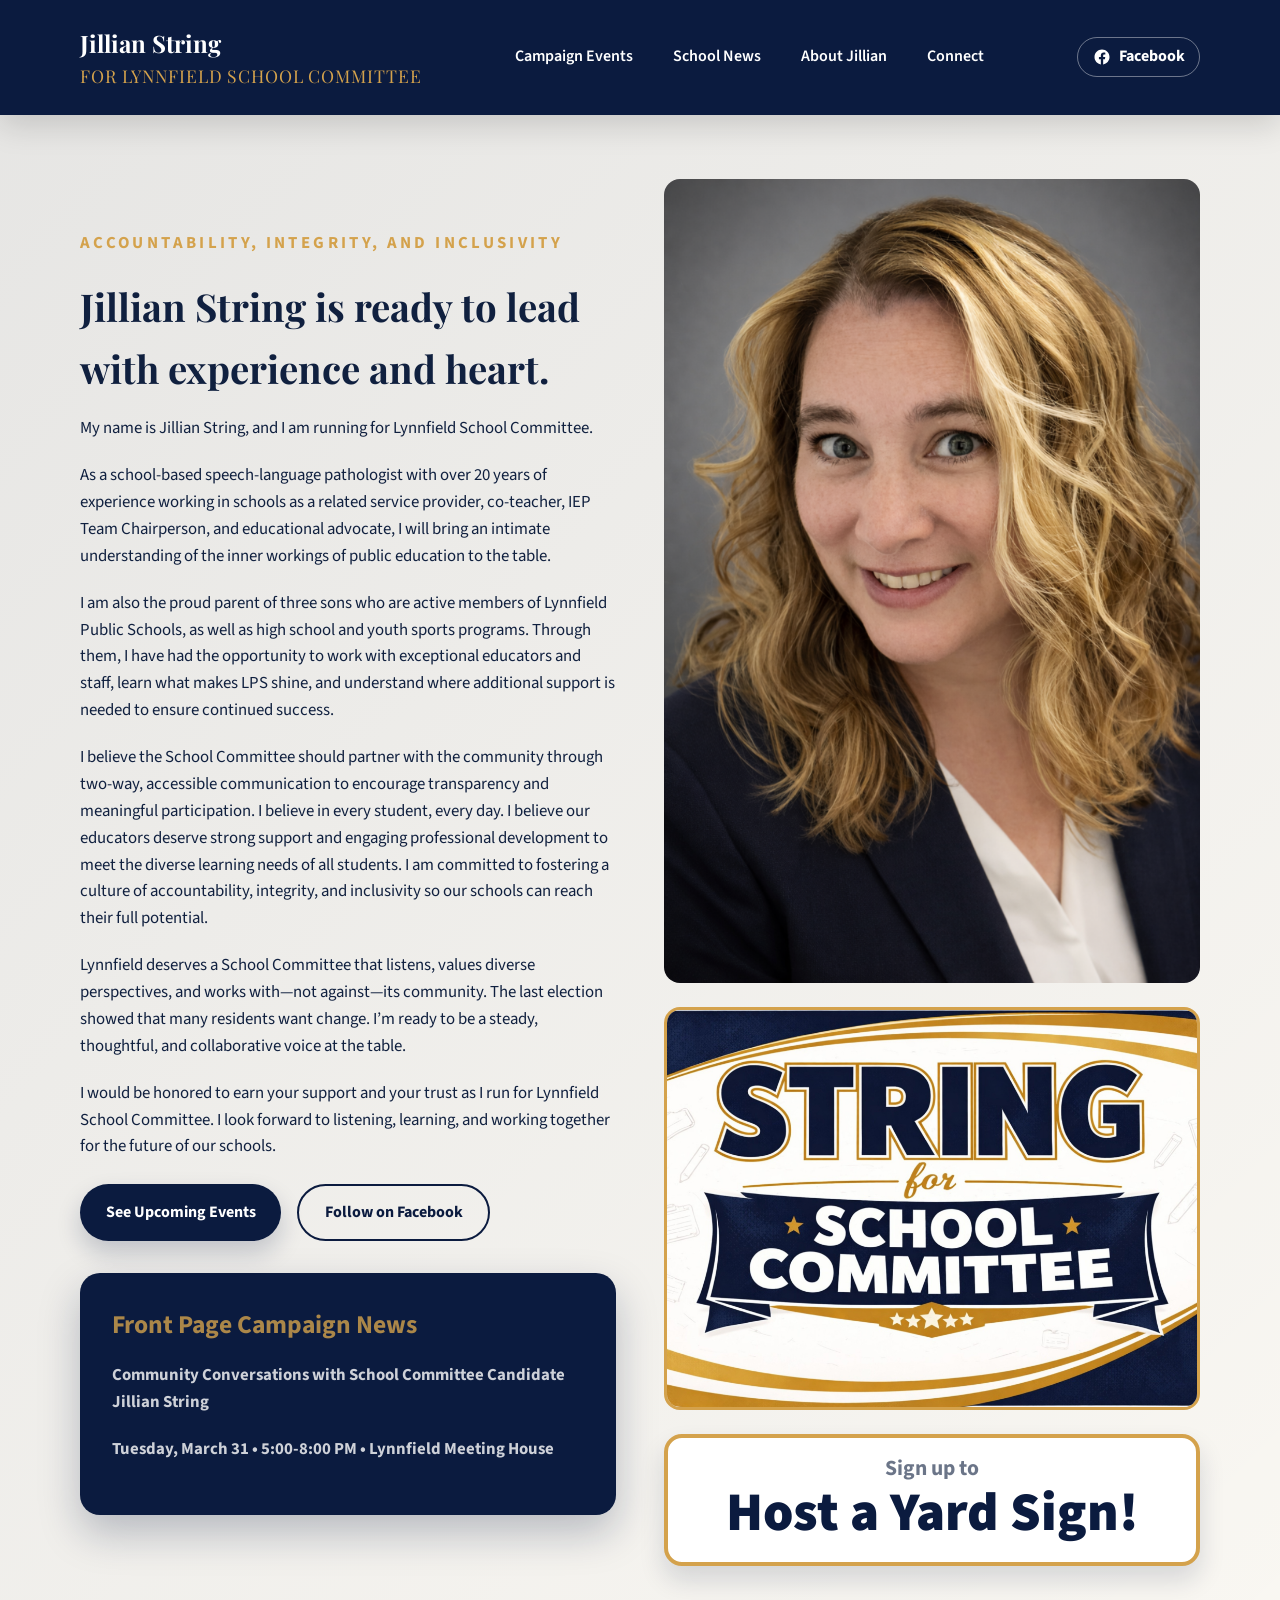
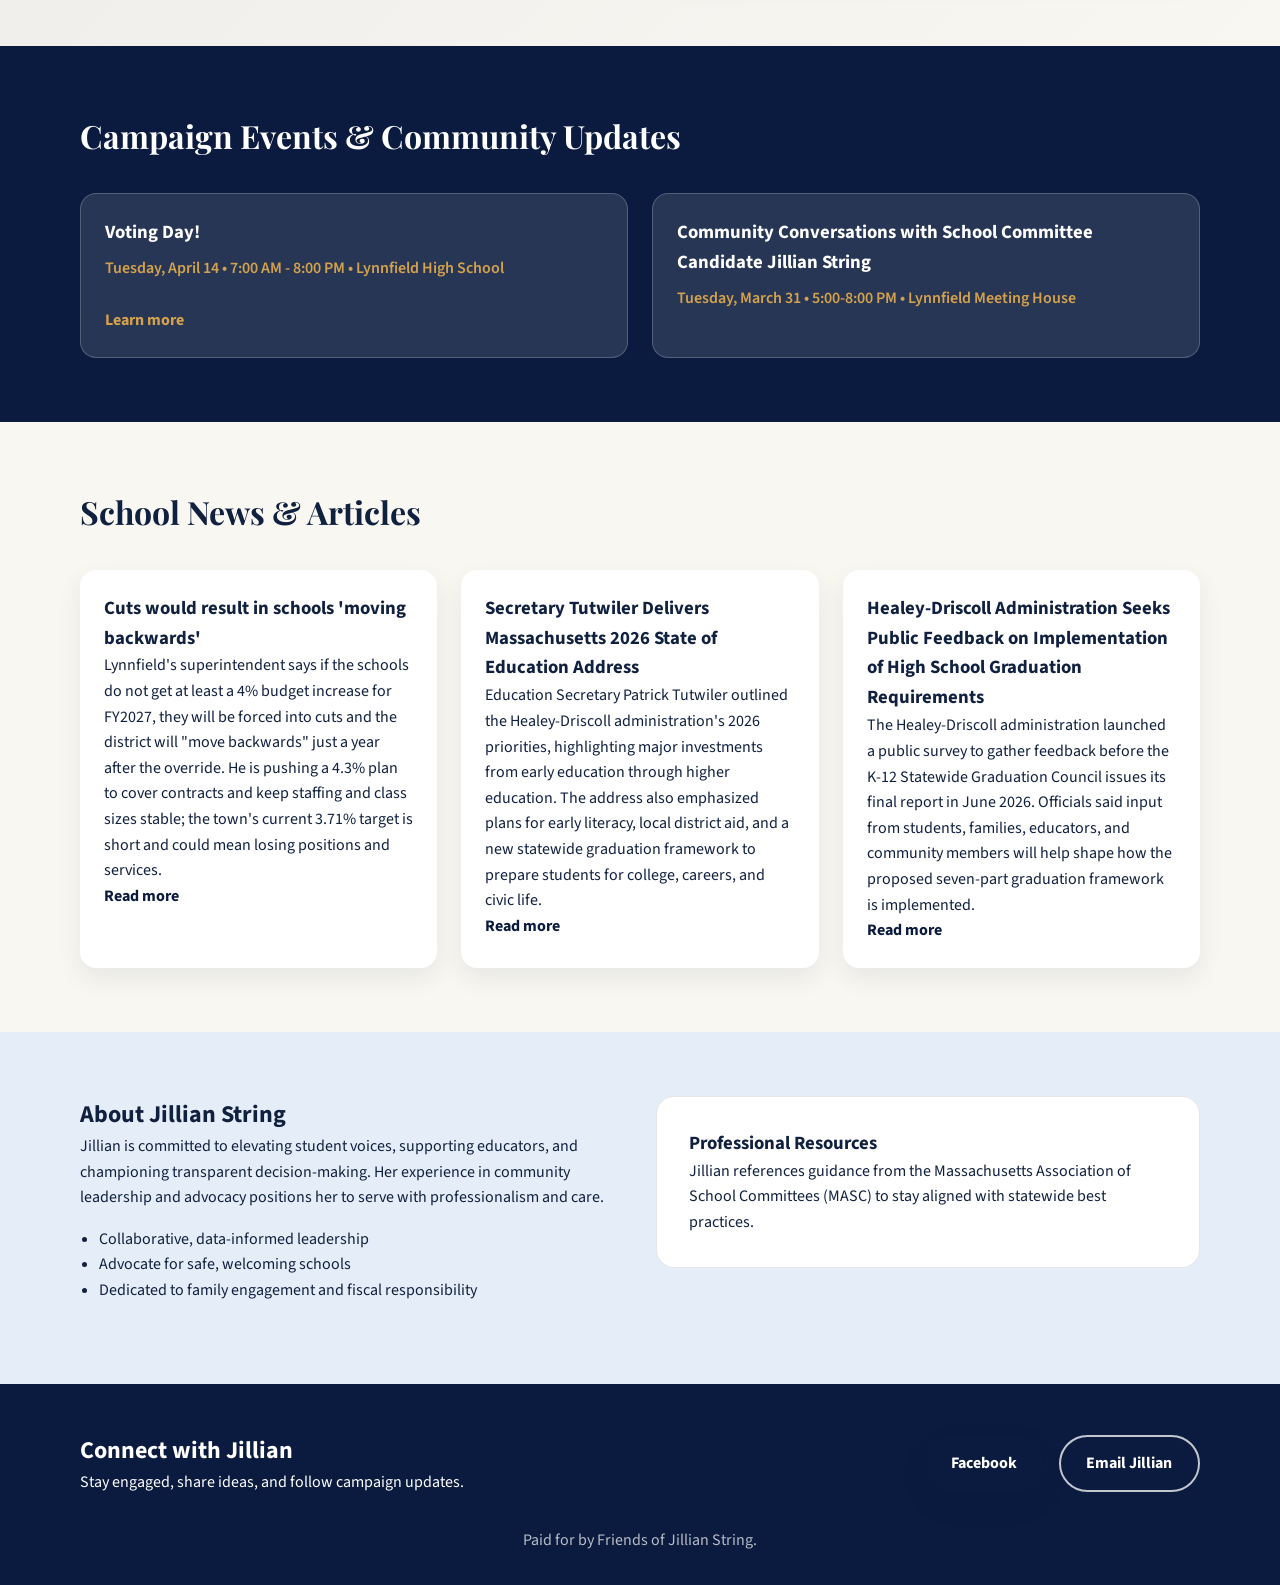
<file: index.html>
<!DOCTYPE html>
<html lang="en">
  <head>
    <meta charset="UTF-8" />
    <meta name="viewport" content="width=device-width, initial-scale=1.0" />
    <title>Jillian String for Lynnfield School Committee</title>
    <link rel="icon" href="favicon.ico" sizes="any" />
    <link rel="icon" href="assets/favicon.svg" type="image/svg+xml" />
    <link rel="icon" href="assets/favicon-32x32.png" type="image/png" sizes="32x32" />
    <link rel="apple-touch-icon" href="assets/apple-touch-icon.png" sizes="180x180" />
    <link rel="stylesheet" href="styles.css" />
    <link rel="preconnect" href="https://fonts.googleapis.com" />
    <link rel="preconnect" href="https://fonts.gstatic.com" crossorigin />
    <link
      href="https://fonts.googleapis.com/css2?family=Playfair+Display:wght@600;700&family=Source+Sans+3:wght@400;600;700&display=swap"
      rel="stylesheet"
    />
  </head>
  <body>
    <header class="site-header">
      <div class="container header-content">
        <div class="logo-block">
          <span class="label">Jillian String</span>
          <span class="title">for Lynnfield School Committee</span>
        </div>
        <nav class="nav-links">
          <a href="#events">Campaign Events</a>
          <a href="#news">School News</a>
          <a href="#about">About Jillian</a>
          <a href="#connect">Connect</a>
        </nav>
        <a
          class="social-link"
          href="https://www.facebook.com/profile.php?id=61585176637833"
          target="_blank"
          rel="noreferrer"
          aria-label="Follow Jillian on Facebook"
        >
          <svg viewBox="0 0 24 24" aria-hidden="true" focusable="false">
            <path
              d="M22 12.07C22 6.51 17.52 2 12 2S2 6.51 2 12.07C2 17.09 5.66 21.2 10.44 22v-7.03H7.9V12.07h2.54V9.85c0-2.5 1.48-3.88 3.76-3.88 1.09 0 2.24.2 2.24.2v2.47h-1.26c-1.24 0-1.63.78-1.63 1.57v1.86h2.78l-.44 2.9h-2.34V22C18.34 21.2 22 17.09 22 12.07z"
            />
          </svg>
          Facebook
        </a>
      </div>
    </header>

    <main>
      <section class="hero">
        <div class="container hero-grid">
          <div class="hero-copy">
            <p class="eyebrow">Accountability, Integrity, and Inclusivity</p>
            <h1>Jillian String is ready to lead with experience and heart.</h1>
            <p>My name is Jillian String, and I am running for Lynnfield School Committee.</p>
            <p>As a school-based speech-language pathologist with over 20 years of experience working in schools as a related service provider, co-teacher, IEP Team Chairperson, and educational advocate, I will bring an intimate understanding of the inner workings of public education to the table.</p>
            <p>I am also the proud parent of three sons who are active members of Lynnfield Public Schools, as well as high school and youth sports programs. Through them, I have had the opportunity to work with exceptional educators and staff, learn what makes LPS shine, and understand where additional support is needed to ensure continued success.</p>
            <p>I believe the School Committee should partner with the community through two-way, accessible communication to encourage transparency and meaningful participation. I believe in every student, every day. I believe our educators deserve strong support and engaging professional development to meet the diverse learning needs of all students. I am committed to fostering a culture of accountability, integrity, and inclusivity so our schools can reach their full potential.</p>
            <p>Lynnfield deserves a School Committee that listens, values diverse perspectives, and works with—not against—its community. The last election showed that many residents want change. I’m ready to be a steady, thoughtful, and collaborative voice at the table.</p>
            <p>I would be honored to earn your support and your trust as I run for Lynnfield School Committee. I look forward to listening, learning, and working together for the future of our schools.</p>
            <div class="hero-actions">
              <a class="btn primary" href="#events">See Upcoming Events</a>
              <a
                class="btn outline"
                href="https://www.facebook.com/profile.php?id=61585176637833"
                target="_blank"
                rel="noreferrer"
              >
                Follow on Facebook
              </a>
            </div>
            <div class="hero-card">
              <div data-featured-card class="status-text">Loading highlight...</div>
            </div>
          </div>
          <div class="hero-visual">
            <img src="assets/jillian-headshot.png" alt="Portrait of Jillian String" />
            <img class="sign" src="assets/campaign-sign.png" alt="Jillian String campaign sign" />
            <a
              class="yard-sign-cta"
              href="https://forms.gle/FjAQNfuiEsRJCrpMA"
              target="_blank"
              rel="noreferrer"
              aria-label="Sign up to host a yard sign"
            >
              <span class="yard-sign-kicker">Sign up to</span>
              <span class="yard-sign-title">Host a Yard Sign!</span>
            </a>
          </div>
        </div>
      </section>

      <section id="events" class="events">
        <div class="container">
          <div class="section-title">
            <h2>Campaign Events &amp; Community Updates</h2>
          </div>
          <div class="event-grid" data-events-list>
            <p class="status-text">Loading events...</p>
          </div>
        </div>
      </section>

      <section id="news" class="news">
        <div class="container">
          <div class="section-title">
            <h2>School News &amp; Articles</h2>
          </div>
          <div class="news-grid" data-news-list>
            <p class="status-text">Loading news...</p>
          </div>
        </div>
      </section>

      <section id="about" class="about">
        <div class="container about-grid">
          <div>
            <h2>About Jillian String</h2>
            <p>
              Jillian is committed to elevating student voices, supporting educators, and
              championing transparent decision-making. Her experience in community leadership and
              advocacy positions her to serve with professionalism and care.
            </p>
            <ul>
              <li>Collaborative, data-informed leadership</li>
              <li>Advocate for safe, welcoming schools</li>
              <li>Dedicated to family engagement and fiscal responsibility</li>
            </ul>
          </div>
          <div class="about-card">
            <h3>Professional Resources</h3>
            <p>
              Jillian references guidance from the
              <a href="https://www.masc.org/" target="_blank" rel="noreferrer">
                Massachusetts Association of School Committees (MASC)
              </a>
              to stay aligned with statewide best practices.
            </p>
          </div>
        </div>
      </section>
    </main>

    <footer id="connect" class="footer">
      <div class="container footer-grid">
        <div>
          <h2>Connect with Jillian</h2>
          <p>Stay engaged, share ideas, and follow campaign updates.</p>
        </div>
        <div class="footer-links">
          <a
            class="btn primary"
            href="https://www.facebook.com/profile.php?id=61585176637833"
            target="_blank"
            rel="noreferrer"
          >
            Facebook
          </a>
          <a class="btn outline" href="mailto:jillstring@gmail.com">Email Jillian</a>
        </div>
      </div>
      <p class="footer-note">Paid for by Friends of Jillian String.</p>
    </footer>
    <script src="assets/render.js"></script>
  </body>
</html>
</file>
<file: styles.css>
:root {
  --navy: #0b1b3f;
  --gold: #d4a24c;
  --cream: #f9f7f2;
  --ink: #10203f;
  --soft-blue: #e5edf8;
  --white: #ffffff;
}

* {
  box-sizing: border-box;
  margin: 0;
  padding: 0;
}

body {
  font-family: "Source Sans 3", sans-serif;
  color: var(--ink);
  background: var(--cream);
  line-height: 1.6;
}

img {
  max-width: 100%;
  display: block;
  border-radius: 16px;
}

a {
  color: inherit;
  text-decoration: none;
}

.status-text {
  font-weight: 700;
  opacity: 0.8;
}

.container {
  width: min(1120px, 90vw);
  margin: 0 auto;
}

.site-header {
  background: var(--navy);
  color: var(--white);
  padding: 1.5rem 0;
  position: sticky;
  top: 0;
  z-index: 10;
  box-shadow: 0 10px 30px rgba(0, 0, 0, 0.15);
}

.header-content {
  display: flex;
  align-items: center;
  justify-content: space-between;
  gap: 2rem;
}

.logo-block {
  display: flex;
  flex-direction: column;
  font-family: "Playfair Display", serif;
}

.logo-block .label {
  font-size: 1.5rem;
  font-weight: 700;
}

.logo-block .title {
  font-size: 1.1rem;
  letter-spacing: 0.05em;
  text-transform: uppercase;
  color: var(--gold);
}

.nav-links {
  display: flex;
  flex-wrap: wrap;
  gap: 1rem;
  font-weight: 600;
}

.nav-links a {
  padding: 0.35rem 0.75rem;
  border-radius: 999px;
  transition: background 0.2s ease;
}

.nav-links a:hover {
  background: rgba(255, 255, 255, 0.15);
}

.social-link {
  display: inline-flex;
  align-items: center;
  gap: 0.5rem;
  font-weight: 700;
  color: var(--white);
  padding: 0.4rem 0.9rem;
  border-radius: 999px;
  border: 1px solid rgba(255, 255, 255, 0.4);
  transition: background 0.2s ease, border 0.2s ease;
}

.social-link svg {
  width: 18px;
  height: 18px;
  fill: currentColor;
}

.social-link:hover {
  background: rgba(255, 255, 255, 0.15);
  border-color: rgba(255, 255, 255, 0.6);
}

.hero {
  padding: 4rem 0 5rem;
  background: linear-gradient(135deg, rgba(11, 27, 63, 0.08), transparent);
}

.hero-grid {
  display: grid;
  gap: 3rem;
  grid-template-columns: repeat(auto-fit, minmax(280px, 1fr));
  align-items: center;
}

.hero-copy h1 {
  font-family: "Playfair Display", serif;
  font-size: clamp(2.4rem, 3vw, 3.5rem);
  margin-bottom: 1rem;
}

.hero-copy p {
  margin-bottom: 1.25rem;
  font-size: 1.05rem;
}

.eyebrow {
  text-transform: uppercase;
  letter-spacing: 0.2em;
  font-size: 0.85rem;
  color: var(--gold);
  font-weight: 700;
}

.hero-actions {
  display: flex;
  flex-wrap: wrap;
  gap: 1rem;
  margin: 1.5rem 0 2rem;
}

.btn {
  display: inline-flex;
  align-items: center;
  justify-content: center;
  padding: 0.85rem 1.6rem;
  border-radius: 999px;
  font-weight: 700;
  transition: transform 0.2s ease, box-shadow 0.2s ease;
}

.btn.primary {
  background: var(--navy);
  color: var(--white);
  box-shadow: 0 12px 25px rgba(11, 27, 63, 0.2);
}

.btn.outline {
  border: 2px solid var(--navy);
  color: var(--navy);
  background: transparent;
}

.btn:hover {
  transform: translateY(-2px);
  box-shadow: 0 14px 30px rgba(11, 27, 63, 0.2);
}

.hero-card {
  background: var(--navy);
  color: var(--white);
  padding: 2rem;
  border-radius: 20px;
  box-shadow: 0 18px 40px rgba(11, 27, 63, 0.25);
}

.hero-card h2 {
  font-size: 1.6rem;
  margin-bottom: 1rem;
  color: var(--gold);
}

.hero-visual {
  display: grid;
  gap: 1.5rem;
}

.hero-visual .sign {
  border: 3px solid var(--gold);
}

.yard-sign-cta {
  display: block;
  width: 100%;
  text-align: center;
  background: var(--white);
  border: 4px solid var(--gold);
  border-radius: 18px;
  padding: 1.1rem 1rem 1.35rem;
  color: var(--ink);
  box-shadow: 0 14px 26px rgba(11, 27, 63, 0.14);
  transition: transform 0.2s ease, box-shadow 0.2s ease, background 0.2s ease;
}

.yard-sign-kicker {
  display: block;
  font-size: clamp(1rem, 1.8vw, 1.35rem);
  font-weight: 700;
  color: rgba(16, 32, 63, 0.62);
  line-height: 1.2;
}

.yard-sign-title {
  display: block;
  margin-top: 0.25rem;
  font-size: clamp(1.95rem, 5vw, 3.4rem);
  line-height: 1;
  font-weight: 900;
  color: var(--navy);
}

.yard-sign-cta:hover {
  transform: translateY(-2px);
  box-shadow: 0 18px 30px rgba(11, 27, 63, 0.2);
  background: var(--cream);
}

.events {
  background: var(--navy);
  color: var(--white);
  padding: 4rem 0;
}

.section-title {
  margin-bottom: 2rem;
}

.section-title h2 {
  font-family: "Playfair Display", serif;
  font-size: 2rem;
  margin-bottom: 0.5rem;
}

.section-title p {
  max-width: 620px;
}

.event-grid {
  display: grid;
  gap: 1.5rem;
  grid-template-columns: repeat(auto-fit, minmax(240px, 1fr));
}

.event-grid article {
  background: rgba(255, 255, 255, 0.12);
  padding: 1.5rem;
  border-radius: 16px;
  border: 1px solid rgba(255, 255, 255, 0.2);
}

.event-grid h3 {
  margin-bottom: 0.5rem;
}

.event-link {
  display: inline-flex;
  margin-top: 0.9rem;
  color: var(--gold);
  font-weight: 700;
}

.event-register {
  margin-top: 1rem;
  border: 2px solid var(--gold);
  color: var(--white);
  letter-spacing: 0.04em;
}

.event-register:hover {
  background: rgba(212, 162, 76, 0.25);
}

.meta {
  font-weight: 600;
  color: var(--gold);
  margin-bottom: 0.75rem;
}

.news {
  padding: 4rem 0;
}

.news-grid {
  display: grid;
  gap: 1.5rem;
  grid-template-columns: repeat(auto-fit, minmax(240px, 1fr));
}

.news article {
  background: var(--white);
  padding: 1.5rem;
  border-radius: 16px;
  box-shadow: 0 10px 25px rgba(16, 32, 63, 0.08);
}

.news a {
  color: var(--navy);
  font-weight: 700;
}

.about {
  padding: 4rem 0 5rem;
  background: var(--soft-blue);
}

.about-grid {
  display: grid;
  gap: 2rem;
  grid-template-columns: repeat(auto-fit, minmax(260px, 1fr));
  align-items: start;
}

.about ul {
  margin-top: 1rem;
  padding-left: 1.2rem;
}

.about-card {
  background: var(--white);
  padding: 2rem;
  border-radius: 18px;
  border: 1px solid rgba(11, 27, 63, 0.1);
}

.footer {
  background: var(--navy);
  color: var(--white);
  padding: 3rem 0 2rem;
}

.footer-grid {
  display: flex;
  flex-wrap: wrap;
  align-items: center;
  justify-content: space-between;
  gap: 1.5rem;
}

.footer-links {
  display: flex;
  gap: 1rem;
  flex-wrap: wrap;
}

.footer .btn.outline {
  border-color: rgba(255, 255, 255, 0.75);
  color: var(--white);
}

.footer .btn.outline:hover {
  background: rgba(255, 255, 255, 0.12);
}

.footer-note {
  text-align: center;
  margin-top: 2rem;
  opacity: 0.7;
}

@media (max-width: 900px) {
  .header-content {
    flex-wrap: wrap;
    justify-content: flex-start;
  }
}

@media (max-width: 720px) {
  .site-header {
    position: static;
  }

  .header-content {
    flex-direction: column;
    align-items: flex-start;
  }

  .hero-actions {
    flex-direction: column;
    align-items: flex-start;
  }

  .yard-sign-title {
    font-size: clamp(1.7rem, 11vw, 2.3rem);
  }
}
</file>
